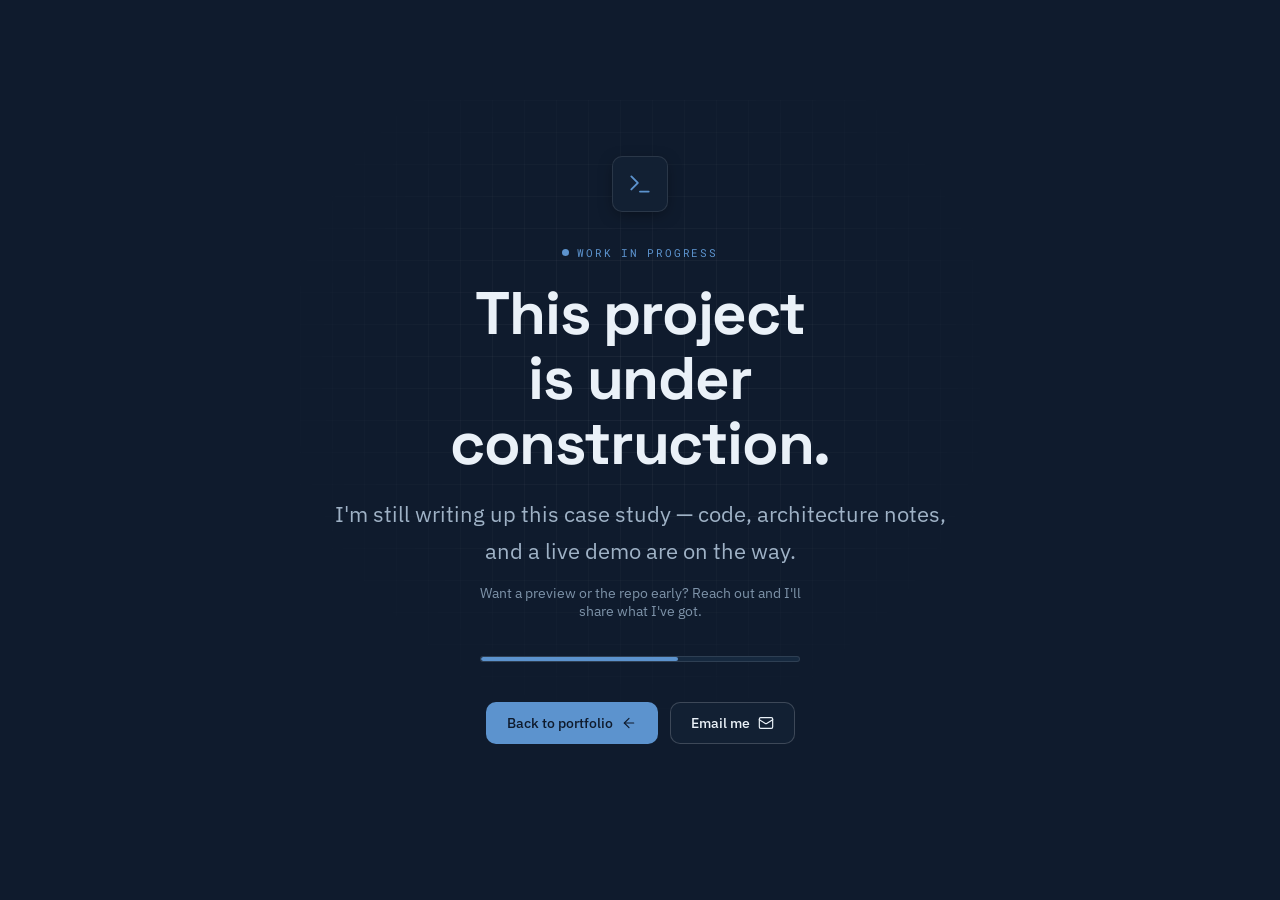
<file: Construction.html>
<!DOCTYPE html>
<html lang="en" data-theme="dark">
<head>
<meta charset="utf-8">
<meta name="viewport" content="width=device-width, initial-scale=1">
<title>Coming soon — Diego Delgado</title>
<link rel="icon" href="assets/logo-mark.svg">
<link rel="stylesheet" href="colors_and_type.css">
<link rel="stylesheet" href="kit.css">
<style>
  body { margin: 0; background: var(--bg); color: var(--fg); font-family: var(--font-sans); min-height: 100vh; display: grid; place-items: center; }
  .uc {
    position: relative; width: 100%; max-width: 680px; margin: 0 auto; padding: 56px 32px; text-align: center;
  }
  .uc__grid {
    position: absolute; inset: 0; pointer-events: none; opacity: .5;
    background-image:
      linear-gradient(var(--border) 1px, transparent 1px),
      linear-gradient(90deg, var(--border) 1px, transparent 1px);
    background-size: 32px 32px;
    -webkit-mask-image: radial-gradient(circle at 50% 38%, #000 0%, transparent 70%);
            mask-image: radial-gradient(circle at 50% 38%, #000 0%, transparent 70%);
  }
  .uc__inner { position: relative; }
  .uc__mark {
    width: 56px; height: 56px; border: 1px solid var(--border); border-radius: var(--radius-md);
    display: grid; place-items: center; margin: 0 auto 28px; background: var(--surface); color: var(--accent);
    box-shadow: var(--shadow-md);
  }
  .uc__eyebrow {
    font-family: var(--font-mono); font-size: 11px; letter-spacing: 0.16em; text-transform: uppercase;
    color: var(--accent); display: inline-flex; align-items: center; gap: 8px; margin-bottom: 22px;
  }
  .uc__eyebrow .pulse { width: 7px; height: 7px; border-radius: 50%; background: var(--accent); animation: pulse 1.8s var(--ease-out) infinite; }
  @keyframes pulse { 0%,100%{opacity:1} 50%{opacity:.25} }
  @media (prefers-reduced-motion: reduce) { .uc__eyebrow .pulse { animation: none; } }
  .uc__title { font-family: var(--font-display); font-weight: 700; font-size: var(--text-4xl); letter-spacing: -0.02em; line-height: 1.08; margin: 0 0 18px; }
  .uc__project { color: var(--accent); }
  .uc__lead { font-size: var(--text-lg); color: var(--fg-muted); line-height: var(--leading-relaxed); max-width: 48ch; margin: 0 auto 14px; }
  .uc__sub { font-size: var(--text-sm); color: var(--fg-subtle); margin: 0 auto 36px; max-width: 44ch; }
  .uc__bar { width: 100%; max-width: 320px; height: 6px; border-radius: var(--radius-pill); background: var(--bg-muted); margin: 0 auto 40px; overflow: hidden; border: 1px solid var(--border); }
  .uc__bar span { display: block; height: 100%; width: 62%; background: var(--accent); border-radius: var(--radius-pill); }
  .uc__cta { display: flex; gap: 12px; justify-content: center; flex-wrap: wrap; }
  .uc svg { stroke-width: 1.75; }
</style>
</head>
<body>
<div class="uc">
  <div class="uc__grid"></div>
  <div class="uc__inner">
    <div class="uc__mark">
      <svg width="26" height="26" viewBox="0 0 24 24" fill="none" stroke="currentColor" stroke-linecap="round" stroke-linejoin="round"><path d="M4 17 10 11 4 5"/><path d="M12 19h8"/></svg>
    </div>
    <span class="uc__eyebrow"><span class="pulse"></span><span id="uc-cat">Work in progress</span></span>
    <h1 class="uc__title"><span id="uc-project">This project</span><br>is under construction.</h1>
    <p class="uc__lead">I'm still writing up this case study — code, architecture notes, and a live demo are on the way.</p>
    <p class="uc__sub">Want a preview or the repo early? Reach out and I'll share what I've got.</p>
    <div class="uc__bar"><span></span></div>
    <div class="uc__cta">
      <a class="pf-btn pf-btn--primary" href="Portfolio.html#work">
        <span>Back to portfolio</span>
        <svg width="16" height="16" viewBox="0 0 24 24" fill="none" stroke="currentColor" stroke-linecap="round" stroke-linejoin="round"><path d="M19 12H5"/><path d="m12 19-7-7 7-7"/></svg>
      </a>
      <a class="pf-btn pf-btn--secondary" href="mailto:diego.delgado.developer@gmail.com">
        <span>Email me</span>
        <svg width="16" height="16" viewBox="0 0 24 24" fill="none" stroke="currentColor" stroke-linecap="round" stroke-linejoin="round"><rect width="20" height="16" x="2" y="4" rx="2"/><path d="m22 7-8.97 5.7a1.94 1.94 0 0 1-2.06 0L2 7"/></svg>
      </a>
    </div>
  </div>
</div>
<script>
  const params = new URLSearchParams(location.search);
  const name = params.get('project');
  const cat = params.get('cat');
  if (name) {
    document.getElementById('uc-project').textContent = name;
    document.title = name + ' — coming soon';
  }
  if (cat) document.getElementById('uc-cat').textContent = cat;
</script>
</body>
</html>
</file>
<file: colors_and_type.css>
/* ============================================================
   Diego Delgado — Design System
   Foundations: color, type, spacing, radius, shadow, motion
   Cold / minimal / technical. Single-accent blue (#4381C1).
   ============================================================ */

/* ---- Fonts ---- */
/* Display + body load from Google Fonts CDN. Mono is self-hosted (user-supplied Roboto Mono). */
@import url('https://fonts.googleapis.com/css2?family=Space+Grotesk:wght@400;500;600;700&family=IBM+Plex+Sans:wght@400;500;600;700&display=swap');

@font-face {
  font-family: 'Roboto Mono';
  src: url('fonts/RobotoMono-VariableFont_wght.ttf') format('truetype-variations'),
       url('fonts/RobotoMono-VariableFont_wght.ttf') format('truetype');
  font-weight: 100 700;
  font-style: normal;
  font-display: swap;
}
@font-face {
  font-family: 'Roboto Mono';
  src: url('fonts/RobotoMono-Italic-VariableFont_wght.ttf') format('truetype-variations'),
       url('fonts/RobotoMono-Italic-VariableFont_wght.ttf') format('truetype');
  font-weight: 100 700;
  font-style: italic;
  font-display: swap;
}

:root {
  /* ============ COLOR ============ */

  /* Primary — blue scale built around the brand seed #4381C1 (=500) */
  --blue-50:  #eef4fb;
  --blue-100: #d7e5f5;
  --blue-200: #b0cbeb;
  --blue-300: #84addd;
  --blue-400: #5c93ce;
  --blue-500: #4381c1;  /* brand seed */
  --blue-600: #3568a0;
  --blue-700: #2a527e;
  --blue-800: #1f3d5e;
  --blue-900: #16293f;
  --blue-950: #0f1b2d;

  /* Neutrals — cool, blue-tinted slate */
  --neutral-0:   #ffffff;
  --neutral-50:  #f6f8fa;
  --neutral-100: #edf1f5;
  --neutral-200: #dce3eb;
  --neutral-300: #c2ccd8;
  --neutral-400: #94a2b4;
  --neutral-500: #6b7a8d;
  --neutral-600: #4e5c6e;
  --neutral-700: #3a4757;
  --neutral-800: #283341;
  --neutral-900: #18212c;
  --neutral-950: #0e141b;

  /* Accent — icy cyan, used sparingly for "cloud" highlights / data viz */
  --cyan-400: #5bc8e0;
  --cyan-500: #2fa8c7;
  --cyan-600: #1f87a3;

  /* Semantic (kept cool to match palette) */
  --success-bg: #e6f5ef;
  --success:    #1f9e7e;
  --success-fg: #0f5f4c;
  --warning-bg: #f8f0df;
  --warning:    #c79324;
  --warning-fg: #7a5a10;
  --danger-bg:  #fbe9ea;
  --danger:     #d24f55;
  --danger-fg:  #8a2c31;
  --info-bg:    var(--blue-50);
  --info:       var(--blue-500);
  --info-fg:    var(--blue-800);

  /* ---- Semantic surface + text roles (light) ---- */
  --bg:        var(--neutral-0);
  --bg-subtle: var(--neutral-50);
  --bg-muted:  var(--neutral-100);
  --surface:   var(--neutral-0);
  --surface-raised: var(--neutral-0);
  --bg-inverse: var(--blue-950);

  --fg:        var(--neutral-900);   /* primary text */
  --fg-muted:  var(--neutral-600);   /* secondary text */
  --fg-subtle: var(--neutral-500);   /* tertiary / captions */
  --fg-faint:  var(--neutral-400);   /* disabled / placeholder */
  --fg-on-accent: var(--neutral-0);
  --fg-on-inverse: var(--neutral-100);

  --accent:        var(--blue-500);
  --accent-hover:  var(--blue-600);
  --accent-active: var(--blue-700);
  --accent-subtle: var(--blue-50);
  --on-accent:     #ffffff;
  --link:          var(--blue-600);

  --border:        var(--neutral-200);  /* hairline */
  --border-strong: var(--neutral-300);
  --border-accent: var(--blue-500);
  --ring:          color-mix(in oklch, var(--blue-500) 38%, transparent);

  /* ============ TYPE ============ */
  --font-display: 'Space Grotesk', system-ui, sans-serif;
  --font-sans:    'IBM Plex Sans', system-ui, -apple-system, sans-serif;
  --font-mono:    'Roboto Mono', ui-monospace, 'SF Mono', Menlo, monospace;

  /* Modular scale (~1.25, 16px base) */
  --text-xs:   0.75rem;   /* 12 */
  --text-sm:   0.875rem;  /* 14 */
  --text-base: 1rem;      /* 16 */
  --text-md:   1.125rem;  /* 18 */
  --text-lg:   1.375rem;  /* 22 */
  --text-xl:   1.75rem;   /* 28 */
  --text-2xl:  2.25rem;   /* 36 */
  --text-3xl:  3rem;      /* 48 */
  --text-4xl:  3.75rem;   /* 60 */
  --text-5xl:  4.75rem;   /* 76 */

  --leading-tight: 1.08;
  --leading-snug:  1.25;
  --leading-normal:1.5;
  --leading-relaxed:1.7;

  --tracking-tight: -0.02em;
  --tracking-normal: 0;
  --tracking-wide: 0.04em;
  --tracking-caps: 0.14em;  /* mono eyebrow labels */

  --weight-regular: 400;
  --weight-medium: 500;
  --weight-semibold: 600;
  --weight-bold: 700;

  /* ============ SPACING (4px base) ============ */
  --space-1: 4px;
  --space-2: 8px;
  --space-3: 12px;
  --space-4: 16px;
  --space-5: 24px;
  --space-6: 32px;
  --space-7: 48px;
  --space-8: 64px;
  --space-9: 96px;
  --space-10: 128px;

  /* ============ RADIUS ============ */
  --radius-xs: 4px;
  --radius-sm: 6px;
  --radius-md: 10px;
  --radius-lg: 16px;
  --radius-xl: 22px;
  --radius-pill: 999px;

  /* ============ SHADOW (cool, blue-tinted, restrained) ============ */
  --shadow-xs: 0 1px 2px rgba(15,27,45,0.06);
  --shadow-sm: 0 1px 3px rgba(15,27,45,0.08), 0 1px 2px rgba(15,27,45,0.04);
  --shadow-md: 0 4px 16px -4px rgba(15,27,45,0.12);
  --shadow-lg: 0 16px 40px -12px rgba(15,27,45,0.18);
  --shadow-focus: 0 0 0 3px var(--ring);

  /* ============ MOTION ============ */
  --ease-out: cubic-bezier(0.22, 1, 0.36, 1);
  --ease-in-out: cubic-bezier(0.65, 0, 0.35, 1);
  --dur-fast: 140ms;
  --dur-base: 200ms;
  --dur-slow: 320ms;

  /* layout */
  --container: 1200px;
  --container-narrow: 760px;
}

/* ---- Dark surface roles (deep cold navy) ---- */
.theme-dark, [data-theme="dark"] {
  --bg:        var(--blue-950);
  --bg-subtle: #0c1726;
  --bg-muted:  var(--blue-900);
  --surface:   #122033;
  --surface-raised: #16273d;
  --bg-inverse: var(--neutral-0);

  --fg:        #eaf1f8;
  --fg-muted:  #9fb2c6;
  --fg-subtle: #7e93a9;
  --fg-faint:  #5e718a;
  --fg-on-inverse: var(--neutral-900);

  --accent:        var(--blue-400);
  --accent-hover:  var(--blue-300);
  --accent-active: var(--blue-200);
  --accent-subtle: rgba(67,129,193,0.16);
  --on-accent:     var(--blue-950);
  --link:          var(--blue-300);

  --border:        rgba(255,255,255,0.10);
  --border-strong: rgba(255,255,255,0.18);
  --ring:          color-mix(in oklch, var(--blue-400) 50%, transparent);

  --shadow-md: 0 4px 16px -4px rgba(0,0,0,0.5);
  --shadow-lg: 0 16px 40px -12px rgba(0,0,0,0.6);
}

/* ============================================================
   SEMANTIC ELEMENT STYLES — opt-in via .ds class on a wrapper
   ============================================================ */
.ds {
  font-family: var(--font-sans);
  color: var(--fg);
  background: var(--bg);
  font-size: var(--text-base);
  line-height: var(--leading-normal);
  -webkit-font-smoothing: antialiased;
  text-rendering: optimizeLegibility;
}

.ds h1, .ds .h1 {
  font-family: var(--font-display);
  font-size: var(--text-4xl);
  font-weight: var(--weight-bold);
  line-height: var(--leading-tight);
  letter-spacing: var(--tracking-tight);
  color: var(--fg);
  margin: 0;
}
.ds h2, .ds .h2 {
  font-family: var(--font-display);
  font-size: var(--text-2xl);
  font-weight: var(--weight-semibold);
  line-height: var(--leading-snug);
  letter-spacing: var(--tracking-tight);
  margin: 0;
}
.ds h3, .ds .h3 {
  font-family: var(--font-display);
  font-size: var(--text-xl);
  font-weight: var(--weight-semibold);
  line-height: var(--leading-snug);
  margin: 0;
}
.ds h4, .ds .h4 {
  font-family: var(--font-sans);
  font-size: var(--text-md);
  font-weight: var(--weight-semibold);
  line-height: var(--leading-snug);
  margin: 0;
}
.ds p, .ds .body {
  font-size: var(--text-base);
  line-height: var(--leading-relaxed);
  color: var(--fg-muted);
  margin: 0;
}
.ds .lead {
  font-size: var(--text-md);
  line-height: var(--leading-relaxed);
  color: var(--fg-muted);
}
.ds small, .ds .caption {
  font-size: var(--text-sm);
  color: var(--fg-subtle);
}

/* Mono eyebrow label — the signature "engineer" detail */
.ds .eyebrow, .ds .label {
  font-family: var(--font-mono);
  font-size: var(--text-xs);
  font-weight: var(--weight-medium);
  letter-spacing: var(--tracking-caps);
  text-transform: uppercase;
  color: var(--accent);
}

.ds code, .ds .code {
  font-family: var(--font-mono);
  font-size: 0.9em;
  background: var(--bg-muted);
  color: var(--fg);
  padding: 0.12em 0.4em;
  border-radius: var(--radius-xs);
}

.ds a {
  color: var(--link);
  text-decoration: none;
}
.ds a:hover { text-decoration: underline; text-underline-offset: 3px; }
</file>
<file: kit.css>
/* kit.css — Diego Delgado portfolio UI kit component styles.
   Consumes tokens from ../../colors_and_type.css */

*, *::before, *::after { box-sizing: border-box; }
html { scroll-behavior: smooth; background: var(--bg); }
body {
  margin: 0;
  font-family: var(--font-sans);
  background: var(--bg);
  color: var(--fg);
  -webkit-font-smoothing: antialiased;
  text-rendering: optimizeLegibility;
  transition: background var(--dur-base) var(--ease-out), color var(--dur-base) var(--ease-out);
}
@media (prefers-reduced-motion: reduce) {
  html { scroll-behavior: auto; }
  * { animation: none !important; transition: none !important; }
}

/* ---------- layout ---------- */
.pf-container { max-width: var(--container); margin: 0 auto; padding: 0 32px; }
.pf-container--narrow { max-width: var(--container-narrow); }
.pf-section { padding: var(--space-9) 0; }
.pf-section__head { max-width: 640px; margin-bottom: var(--space-7); }
.pf-section__intro { font-size: var(--text-md); line-height: var(--leading-relaxed); color: var(--fg-muted); margin: 16px 0 0; }

/* ---------- type ---------- */
.pf-eyebrow {
  font-family: var(--font-mono); font-size: var(--text-xs); font-weight: 500;
  letter-spacing: var(--tracking-caps); text-transform: uppercase; color: var(--accent);
  display: inline-block;
}
.pf-h1 {
  font-family: var(--font-display); font-weight: 700; letter-spacing: var(--tracking-tight);
  line-height: var(--leading-tight); font-size: clamp(2.6rem, 6vw, 4.75rem); margin: 0; color: var(--fg);
}
.pf-h2 {
  font-family: var(--font-display); font-weight: 600; letter-spacing: var(--tracking-tight);
  line-height: var(--leading-snug); font-size: clamp(1.9rem, 3.5vw, 2.5rem); margin: 14px 0 0; color: var(--fg);
}
.pf-h3 {
  font-family: var(--font-display); font-weight: 600; letter-spacing: -0.01em;
  font-size: var(--text-lg); margin: 0; color: var(--fg);
}

/* ---------- buttons ---------- */
.pf-btn {
  display: inline-flex; align-items: center; gap: 8px; cursor: pointer;
  font-family: var(--font-sans); font-size: var(--text-sm); font-weight: 500; line-height: 1;
  padding: 12px 20px; border-radius: var(--radius-md); border: 1px solid transparent;
  text-decoration: none; transition: all var(--dur-fast) var(--ease-out); white-space: nowrap;
}
.pf-btn:hover { text-decoration: none; }
.pf-btn:active { transform: scale(0.98); }
.pf-btn:focus-visible { outline: none; box-shadow: var(--shadow-focus); }
.pf-btn--primary { background: var(--accent); color: var(--on-accent); }
.pf-btn--primary:hover { background: var(--accent-hover); }
.pf-btn--secondary { background: var(--surface); color: var(--fg); border-color: var(--border-strong); }
.pf-btn--secondary:hover { border-color: var(--accent); color: var(--accent); }
.pf-btn--ghost { background: transparent; color: var(--fg-muted); padding-left: 8px; padding-right: 8px; }
.pf-btn--ghost:hover { color: var(--fg); }

/* ---------- tags ---------- */
.pf-tag {
  font-family: var(--font-mono); font-size: var(--text-xs); color: var(--fg-muted);
  padding: 5px 11px; border-radius: var(--radius-pill); border: 1px solid var(--border);
  background: var(--surface); white-space: nowrap; transition: all var(--dur-fast) var(--ease-out);
}
.pf-tag.is-active { background: var(--accent-subtle); border-color: transparent; color: var(--blue-700); }
[data-theme="dark"] .pf-tag.is-active { color: var(--blue-200); }

/* ---------- nav ---------- */
.pf-nav {
  position: sticky; top: 0; z-index: 50; height: 68px; display: flex; align-items: center;
  border-bottom: 1px solid transparent; transition: all var(--dur-base) var(--ease-out);
}
.pf-nav.is-scrolled {
  background: color-mix(in oklch, var(--bg) 82%, transparent);
  -webkit-backdrop-filter: saturate(180%) blur(12px); backdrop-filter: saturate(180%) blur(12px);
  border-bottom-color: var(--border);
}
.pf-nav__inner { display: flex; align-items: center; justify-content: space-between; width: 100%; }
.pf-brand { display: flex; align-items: center; gap: 10px; text-decoration: none; }
.pf-brand__mark { width: 34px; height: 34px; border-radius: 9px; background: var(--blue-950); color: #f6f8fa;
  display: grid; place-items: center; font-family: var(--font-mono); font-weight: 600; font-size: 15px; letter-spacing: -0.5px; }
.pf-brand__name { font-family: var(--font-display); font-weight: 700; font-size: 16px; color: var(--fg); letter-spacing: -0.01em; }
.pf-nav__links { display: flex; align-items: center; gap: 4px; }
.pf-nav__link {
  font-size: var(--text-sm); color: var(--fg-muted); text-decoration: none; padding: 8px 14px;
  border-radius: var(--radius-sm); transition: all var(--dur-fast) var(--ease-out);
}
.pf-nav__link:hover { color: var(--fg); background: var(--bg-muted); }
.pf-nav__right { display: flex; align-items: center; gap: 10px; }
.pf-iconbtn {
  width: 38px; height: 38px; border-radius: var(--radius-sm); border: 1px solid var(--border);
  background: var(--surface); color: var(--fg-muted); display: grid; place-items: center; cursor: pointer;
  transition: all var(--dur-fast) var(--ease-out);
}
.pf-iconbtn:hover { color: var(--fg); border-color: var(--border-strong); }
.pf-nav__burger { display: none; }
@media (max-width: 860px) {
  .pf-nav__links { display: none; }
  .pf-nav__burger { display: grid; }
}

/* mobile menu */
.pf-mobile { border-bottom: 1px solid var(--border); background: var(--bg); overflow: hidden; }
.pf-mobile__inner { display: flex; flex-direction: column; padding: 12px 32px 20px; gap: 2px; }
.pf-mobile a { font-size: 15px; color: var(--fg); text-decoration: none; padding: 12px 0; border-bottom: 1px solid var(--border); }
.pf-mobile a:last-child { border-bottom: none; }

/* ---------- hero ---------- */
.pf-hero { position: relative; padding: var(--space-9) 0 var(--space-8); overflow: hidden; }
.pf-hero__grid { position: absolute; inset: 0; pointer-events: none; opacity: 0.5;
  background-image: linear-gradient(var(--border) 1px, transparent 1px), linear-gradient(90deg, var(--border) 1px, transparent 1px);
  background-size: 56px 56px; -webkit-mask-image: radial-gradient(ellipse 80% 60% at 70% 0%, #000 0%, transparent 70%);
  mask-image: radial-gradient(ellipse 80% 60% at 70% 0%, #000 0%, transparent 70%); }
.pf-hero__inner { position: relative; max-width: 880px; }
.pf-hero__status { display: inline-flex; align-items: center; gap: 8px; font-family: var(--font-mono);
  font-size: var(--text-xs); color: var(--fg-muted); border: 1px solid var(--border); background: var(--surface);
  padding: 6px 12px; border-radius: var(--radius-pill); margin-bottom: 24px; }
.pf-hero__status .dot { width: 7px; height: 7px; border-radius: 50%; background: var(--success);
  box-shadow: 0 0 0 3px var(--success-bg); }
.pf-hero h1 { margin-top: 18px; }
.pf-hero__accent { color: var(--accent); }
.pf-hero__lead { font-size: var(--text-md); line-height: var(--leading-relaxed); color: var(--fg-muted);
  max-width: 56ch; margin: 24px 0 0; }
.pf-hero__cta { display: flex; gap: 14px; margin-top: 36px; flex-wrap: wrap; }
.pf-hero__meta { display: flex; gap: 28px; margin-top: 48px; flex-wrap: wrap; }
.pf-hero__meta .item { display: flex; align-items: center; gap: 9px; font-size: var(--text-sm); color: var(--fg-muted); }
.pf-hero__meta .item svg { color: var(--accent); }

/* ---------- work ---------- */
.pf-work__grid { display: grid; grid-template-columns: repeat(2, 1fr); gap: 20px; }
@media (max-width: 760px) { .pf-work__grid { grid-template-columns: 1fr; } }
.pf-project {
  text-align: left; width: 100%; cursor: pointer; background: var(--surface); border: 1px solid var(--border);
  border-radius: var(--radius-lg); padding: 26px; transition: all var(--dur-base) var(--ease-out);
  display: flex; flex-direction: column; gap: 14px; font-family: inherit;
}
.pf-project:hover { border-color: var(--border-strong); box-shadow: var(--shadow-md); transform: translateY(-3px); }
.pf-project:focus-visible { outline: none; box-shadow: var(--shadow-focus); }
.pf-project__top { display: flex; align-items: flex-start; justify-content: space-between; gap: 12px; }
.pf-project__icon { width: 42px; height: 42px; border-radius: var(--radius-md); background: var(--accent-subtle);
  color: var(--accent); display: grid; place-items: center; flex-shrink: 0; }
.pf-project__arrow { color: var(--fg-faint); transition: all var(--dur-fast) var(--ease-out); }
.pf-project:hover .pf-project__arrow { color: var(--accent); transform: translate(2px, -2px); }
.pf-project__desc { font-size: var(--text-sm); line-height: var(--leading-relaxed); color: var(--fg-muted); margin: 0; }
.pf-project__metrics { display: flex; gap: 22px; margin: 2px 0 6px; }
.pf-project__metric .num { font-family: var(--font-display); font-weight: 600; font-size: var(--text-lg); color: var(--fg); }
.pf-project__metric .cap { font-family: var(--font-mono); font-size: 10.5px; color: var(--fg-subtle); text-transform: uppercase; letter-spacing: 0.08em; }
.pf-project__tags { display: flex; gap: 8px; flex-wrap: wrap; margin-top: auto; }

/* ---------- about ---------- */
.pf-about { display: grid; grid-template-columns: 1.4fr 1fr; gap: 56px; align-items: start; }
@media (max-width: 860px) { .pf-about { grid-template-columns: 1fr; gap: 36px; } }
.pf-about__body p { font-size: var(--text-md); line-height: var(--leading-relaxed); color: var(--fg-muted); margin: 0 0 18px; }
.pf-about__body p strong { color: var(--fg); font-weight: 600; }
.pf-facts { border: 1px solid var(--border); border-radius: var(--radius-lg); background: var(--bg-subtle); overflow: hidden; }
.pf-fact { display: flex; justify-content: space-between; gap: 16px; padding: 16px 20px; border-bottom: 1px solid var(--border); }
.pf-fact:last-child { border-bottom: none; }
.pf-fact .k { font-family: var(--font-mono); font-size: var(--text-xs); text-transform: uppercase; letter-spacing: 0.08em; color: var(--fg-subtle); }
.pf-fact .v { font-size: var(--text-sm); color: var(--fg); font-weight: 500; text-align: right; }

/* ---------- stack ---------- */
.pf-stack { display: grid; grid-template-columns: repeat(3, 1fr); gap: 18px; }
@media (max-width: 760px) { .pf-stack { grid-template-columns: 1fr; } }
.pf-stack__card { border: 1px solid var(--border); border-radius: var(--radius-lg); padding: 24px; background: var(--surface); }
.pf-stack__icon { width: 40px; height: 40px; border-radius: var(--radius-md); border: 1px solid var(--border);
  display: grid; place-items: center; color: var(--accent); margin-bottom: 16px; }
.pf-stack__card h3 { margin-bottom: 14px; }
.pf-stack__list { display: flex; flex-wrap: wrap; gap: 8px; }

/* ---------- contact ---------- */
.pf-contact { background: var(--blue-950); border-radius: var(--radius-xl); padding: 56px; position: relative; overflow: hidden; }
.pf-contact__grid { position: absolute; inset: 0; opacity: 0.4; pointer-events: none;
  background-image: linear-gradient(rgba(255,255,255,.05) 1px, transparent 1px), linear-gradient(90deg, rgba(255,255,255,.05) 1px, transparent 1px);
  background-size: 48px 48px; }
.pf-contact__inner { position: relative; display: grid; grid-template-columns: 1fr 1fr; gap: 48px; align-items: center; }
@media (max-width: 760px) { .pf-contact { padding: 36px 28px; } .pf-contact__inner { grid-template-columns: 1fr; gap: 32px; } }
.pf-contact h2 { color: #f3f8fd; }
.pf-contact .eb { color: var(--blue-300); }
.pf-contact p { color: #9fb2c6; font-size: var(--text-md); line-height: var(--leading-relaxed); margin: 16px 0 0; }
.pf-form { display: flex; flex-direction: column; gap: 14px; }
.pf-field label { display: block; font-family: var(--font-mono); font-size: 11px; text-transform: uppercase;
  letter-spacing: 0.08em; color: #7e93a9; margin-bottom: 7px; }
.pf-input, .pf-textarea {
  width: 100%; font-family: var(--font-sans); font-size: var(--text-sm); color: #eaf1f8;
  background: #16273d; border: 1px solid rgba(255,255,255,.12); border-radius: var(--radius-sm);
  padding: 12px 14px; transition: all var(--dur-fast) var(--ease-out);
}
.pf-input::placeholder, .pf-textarea::placeholder { color: #5e718a; }
.pf-input:focus, .pf-textarea:focus { outline: none; border-color: var(--blue-400); box-shadow: 0 0 0 3px rgba(92,147,206,.25); }
.pf-textarea { resize: vertical; min-height: 92px; }
.pf-form .pf-btn--primary { background: var(--blue-500); justify-content: center; }
.pf-form .pf-btn--primary:hover { background: var(--blue-400); }
.pf-form__ok { display: flex; align-items: center; gap: 10px; color: #8fe0c4; font-size: var(--text-sm);
  font-family: var(--font-mono); padding: 12px 0; }

/* ---------- footer ---------- */
.pf-footer { border-top: 1px solid var(--border); padding: 40px 0; margin-top: var(--space-8); }
.pf-footer__inner { display: flex; align-items: center; justify-content: space-between; gap: 20px; flex-wrap: wrap; }
.pf-footer__copy { font-family: var(--font-mono); font-size: var(--text-xs); color: var(--fg-subtle); }
.pf-footer__social { display: flex; gap: 8px; }

/* ---------- case study modal ---------- */
.pf-modal__scrim { position: fixed; inset: 0; z-index: 100; background: rgba(14,20,27,0.55);
  -webkit-backdrop-filter: blur(4px); backdrop-filter: blur(4px); display: grid; place-items: center; padding: 24px;
  animation: pf-fade var(--dur-base) var(--ease-out); }
.pf-modal {
  background: var(--bg); border: 1px solid var(--border); border-radius: var(--radius-xl); max-width: 620px; width: 100%;
  max-height: 86vh; overflow-y: auto; box-shadow: var(--shadow-lg); animation: pf-pop var(--dur-base) var(--ease-out);
}
.pf-modal__head { padding: 28px 28px 0; display: flex; justify-content: space-between; align-items: flex-start; gap: 16px; }
.pf-modal__body { padding: 18px 28px 28px; }
.pf-modal__body p { font-size: var(--text-sm); line-height: var(--leading-relaxed); color: var(--fg-muted); margin: 0 0 16px; }
.pf-modal__metrics { display: flex; gap: 28px; padding: 20px 0; margin: 4px 0 8px; border-top: 1px solid var(--border); border-bottom: 1px solid var(--border); }
.pf-modal__metric .num { font-family: var(--font-display); font-weight: 700; font-size: var(--text-xl); color: var(--accent); }
.pf-modal__metric .cap { font-family: var(--font-mono); font-size: 10.5px; color: var(--fg-subtle); text-transform: uppercase; letter-spacing: 0.08em; margin-top: 2px; }
.pf-modal__tags { display: flex; gap: 8px; flex-wrap: wrap; margin-top: 18px; }
.pf-modal__close { flex-shrink: 0; }

@keyframes pf-fade { from { opacity: 0; } to { opacity: 1; } }
@keyframes pf-pop { from { opacity: 0; transform: translateY(8px) scale(0.99); } to { opacity: 1; transform: none; } }
@keyframes pf-reveal { from { opacity: 0; transform: translateY(10px); } to { opacity: 1; transform: none; } }
.pf-reveal { animation: pf-reveal var(--dur-slow) var(--ease-out) both; }
</file>
